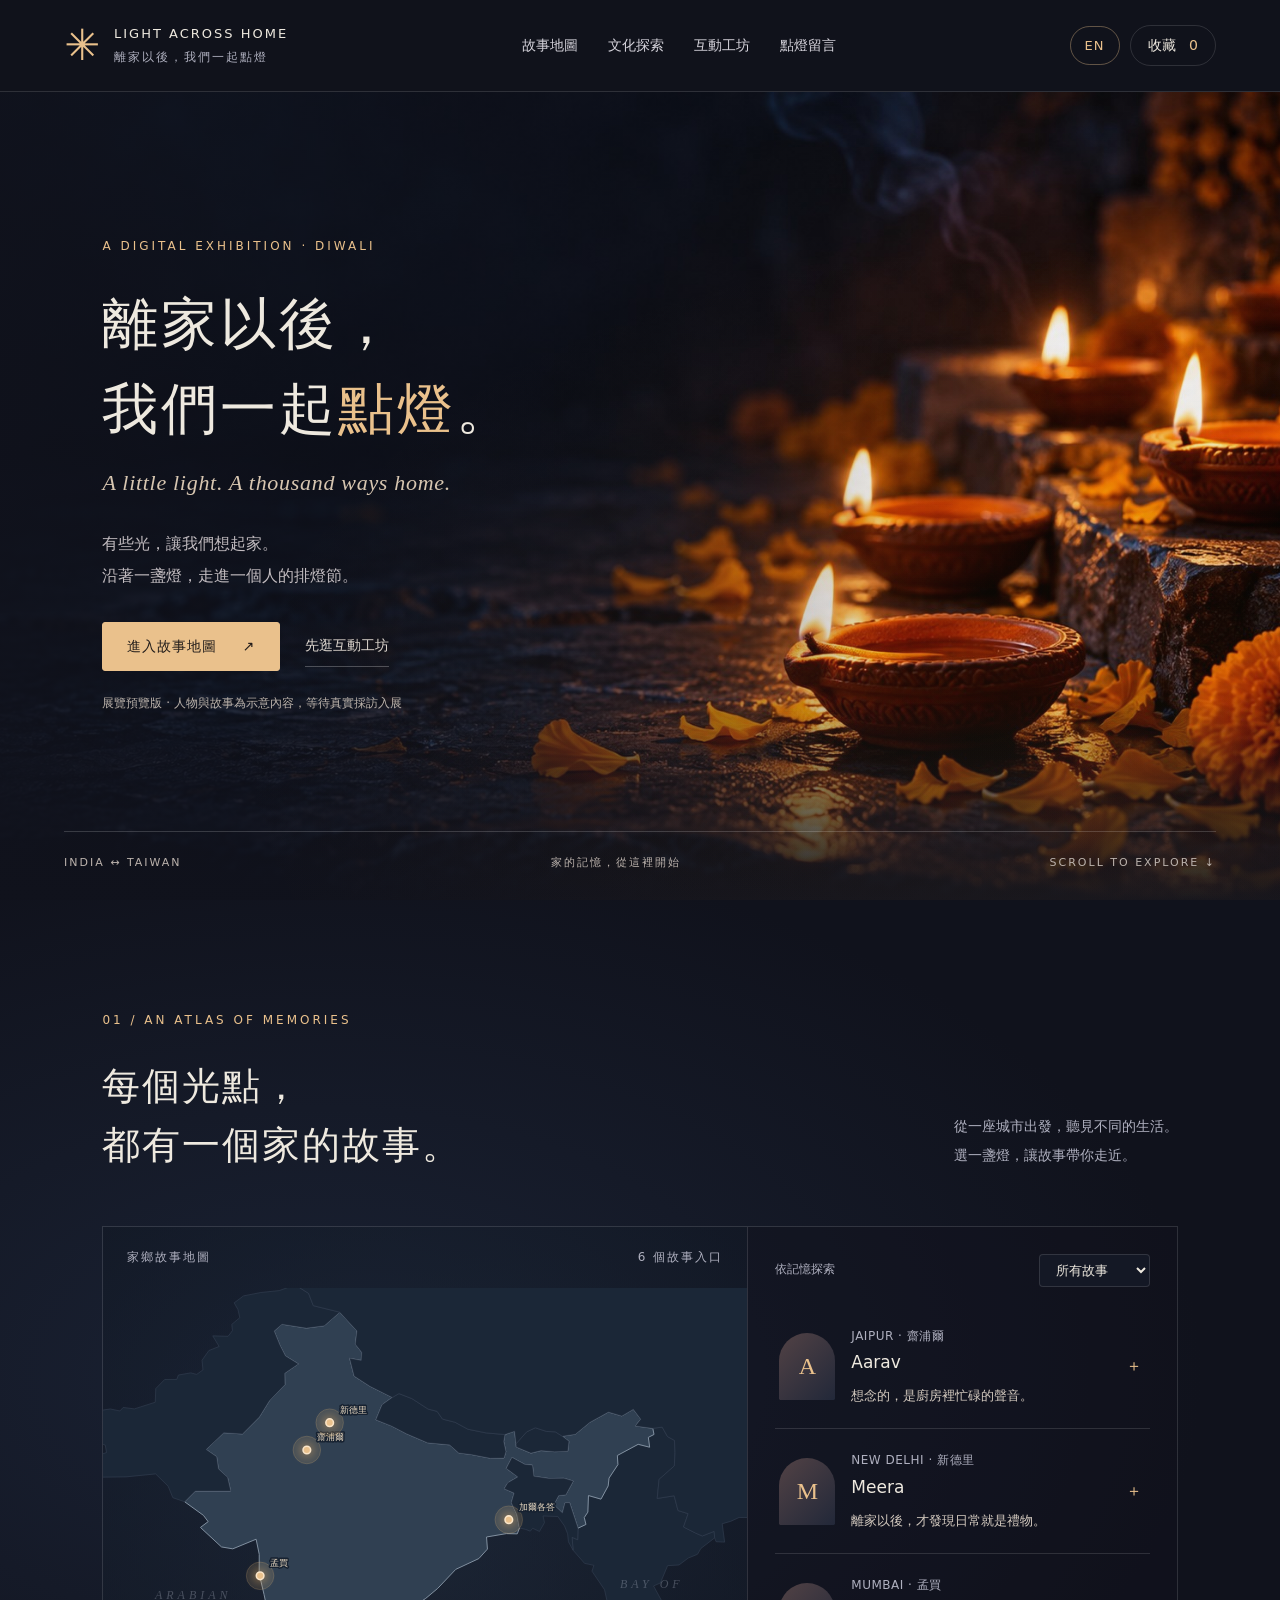
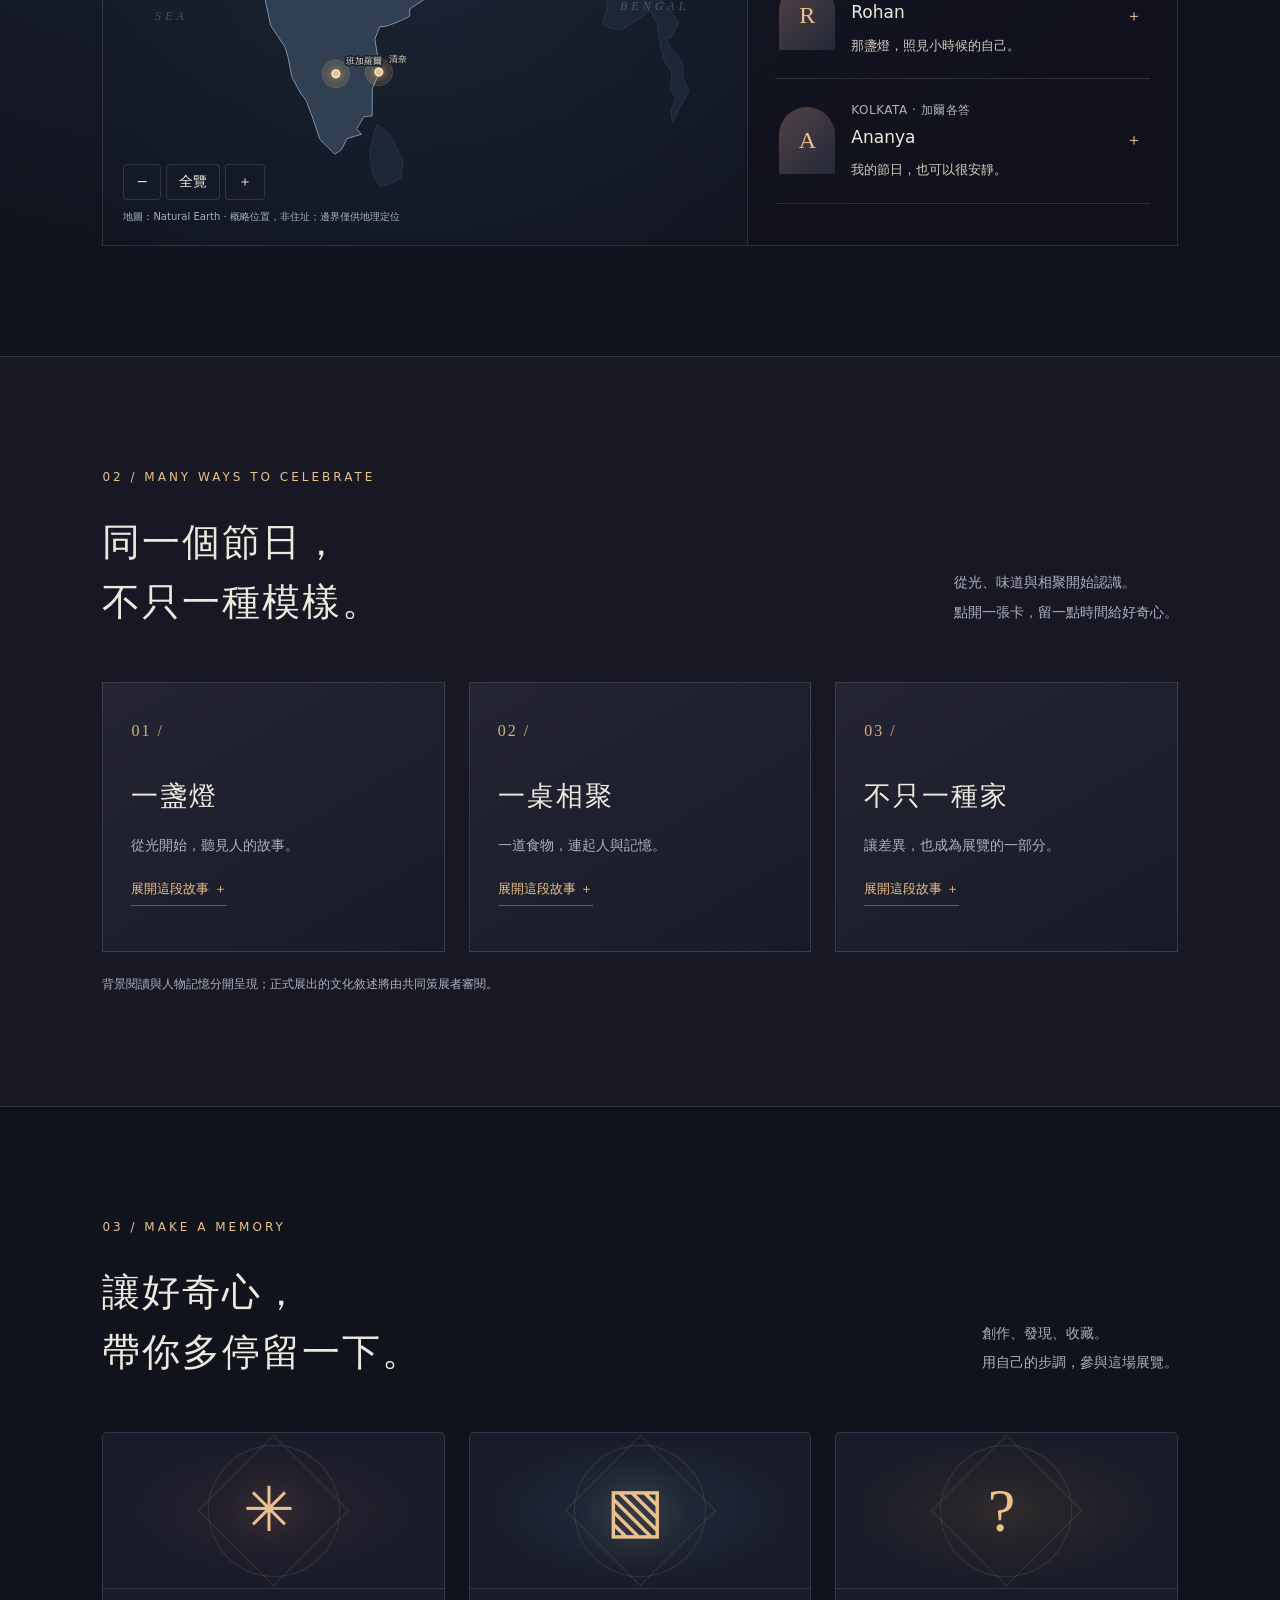
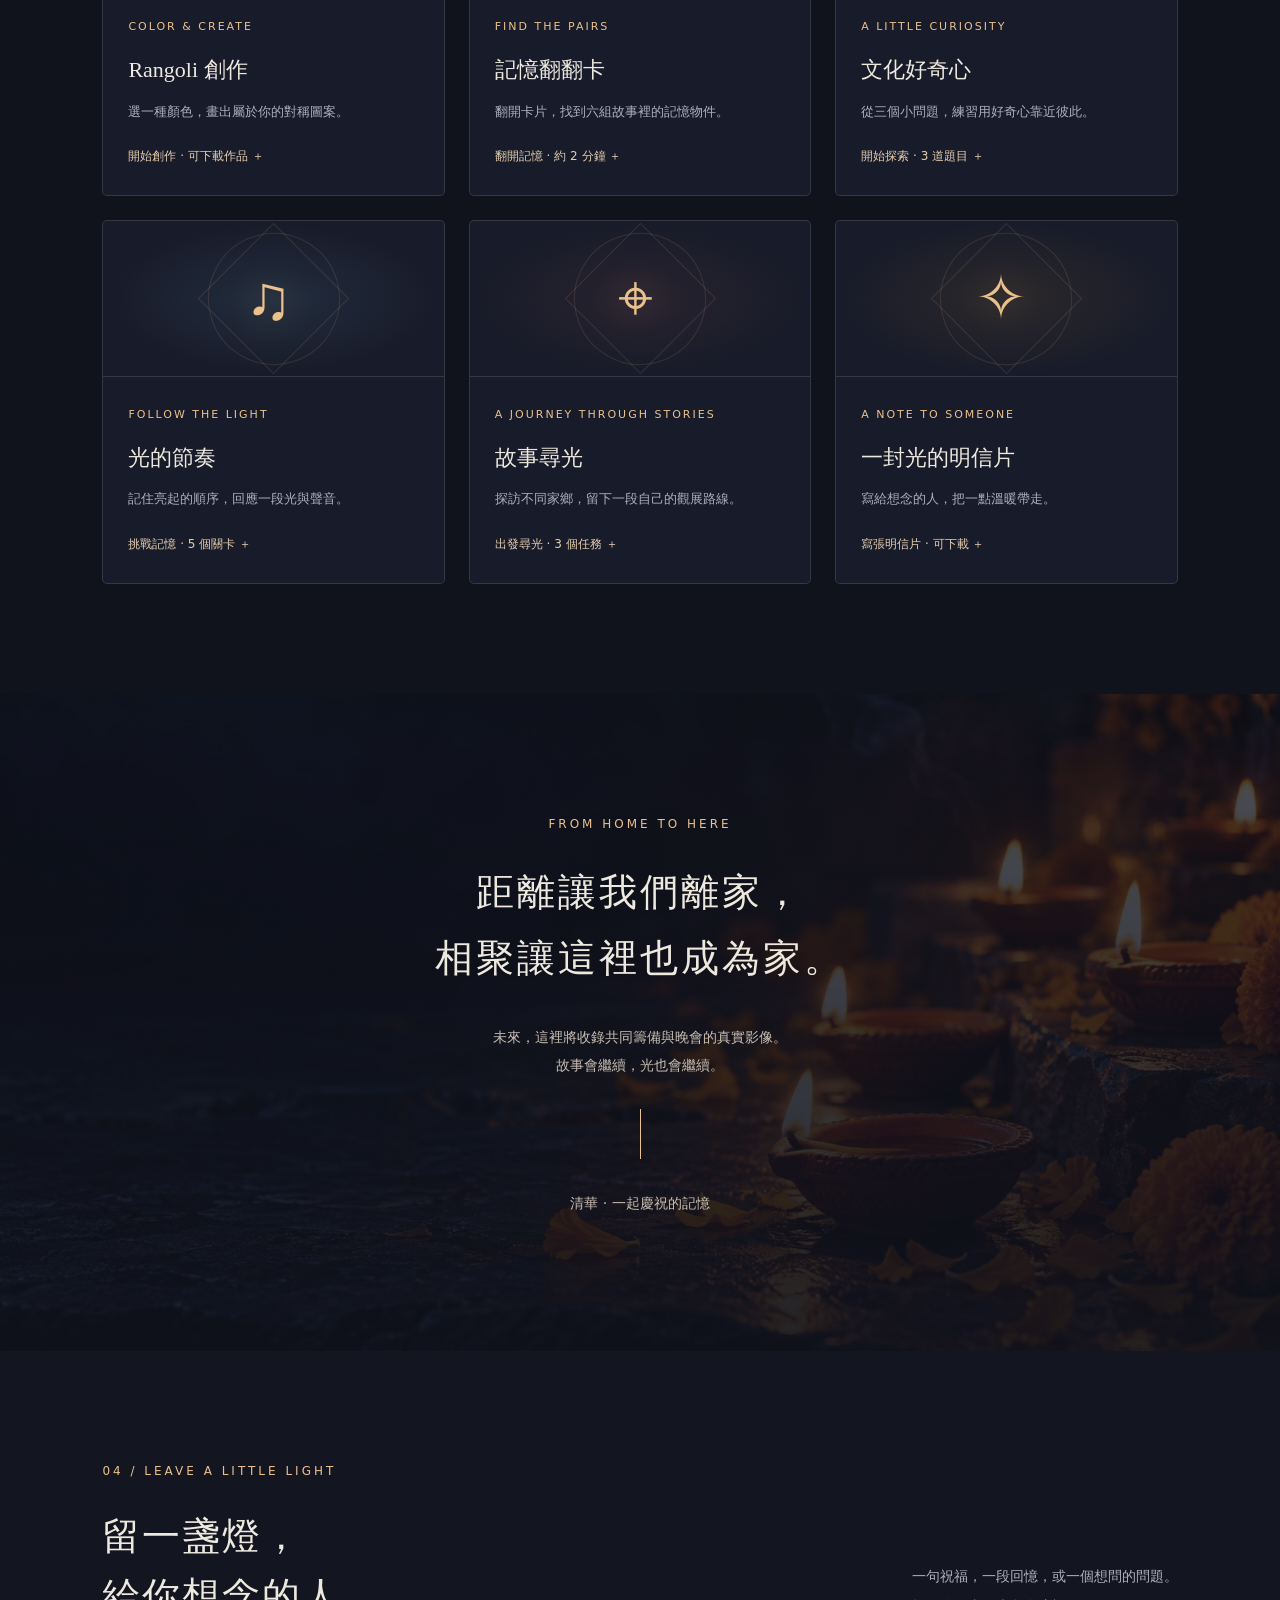
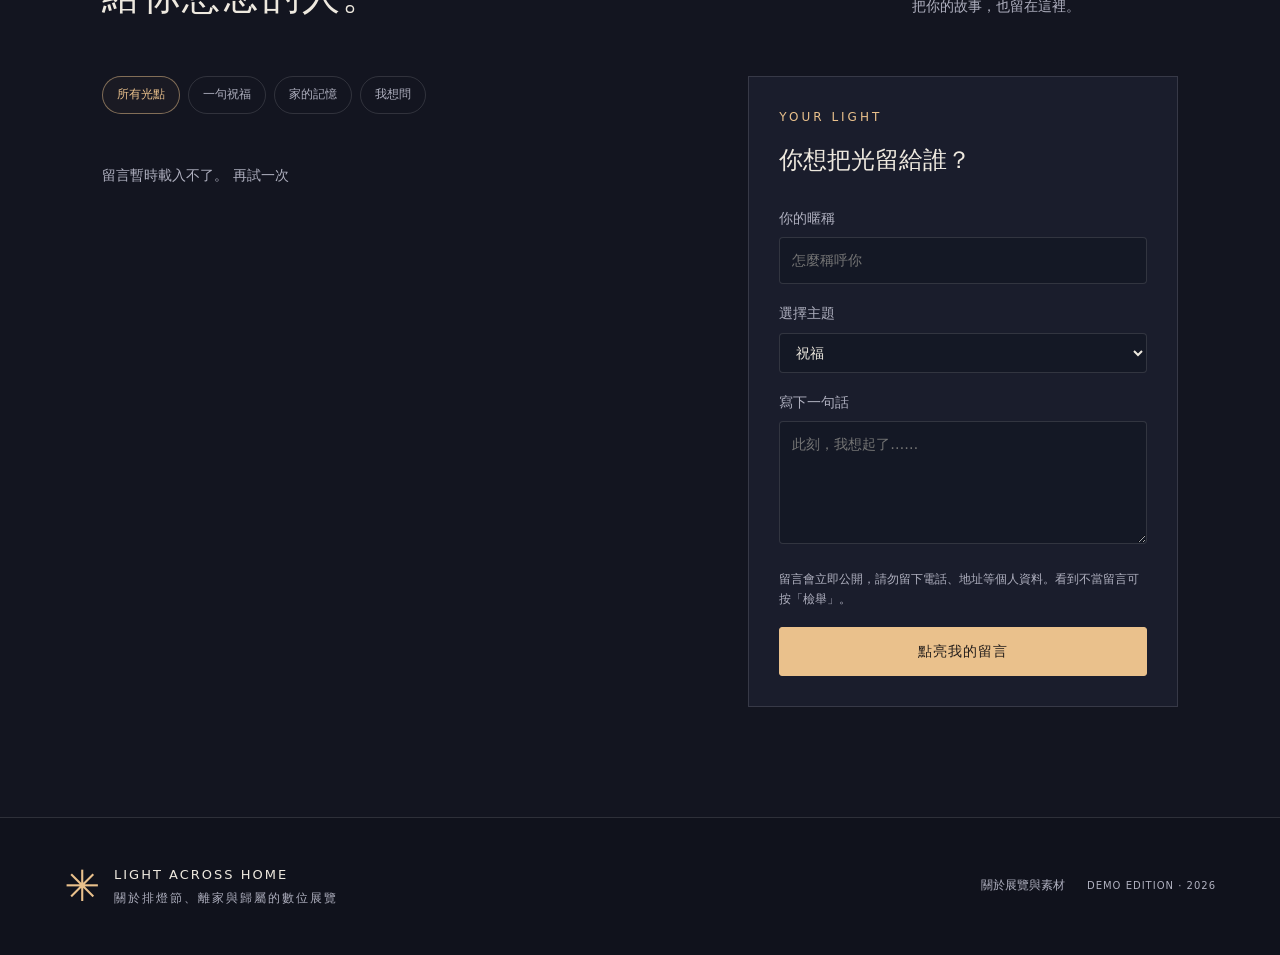
<file: index.html>
<!doctype html>
<html lang="zh-Hant">
<head>
  <meta charset="utf-8">
  <meta name="viewport" content="width=device-width,initial-scale=1">
  <!-- 安全政策：只允許本站的程式、Supabase 連線與 YouTube 嵌入影片 -->
  <meta http-equiv="Content-Security-Policy" content="default-src 'self'; script-src 'self'; style-src 'self' 'unsafe-inline' https://fonts.googleapis.com; font-src https://fonts.gstatic.com; img-src 'self' data: https:; media-src 'self' https:; frame-src https://www.youtube-nocookie.com; connect-src 'self' https://*.supabase.co; object-src 'none'; base-uri 'self'; form-action 'self'">
  <meta name="referrer" content="strict-origin-when-cross-origin">
  <title>離家以後，我們一起點燈｜Light Across Home</title>
  <meta name="description" content="從印度家鄉的記憶，走向臺灣的相聚。一場關於排燈節、離家與歸屬的互動數位展覽。">
  <meta name="theme-color" content="#10121c">
  <link rel="icon" href="assets/favicon.svg" type="image/svg+xml">
  <link rel="stylesheet" href="css/styles.css">
</head>
<body>
  <!-- 文字標記：data-i18n / data-i18n-html / data-i18n-attr 對應 js/i18n/strings.js 的 key -->
  <a class="skip" href="#main" data-i18n="skip">跳至展覽內容</a>

  <header class="site-header">
    <a class="brand" href="#home"><span class="brand-mark">✳</span><span>LIGHT ACROSS HOME<small data-i18n="brand.tagline">離家以後，我們一起點燈</small></span></a>
    <nav aria-label="主要導覽" data-i18n-attr="aria-label:nav.aria"><a href="#map" data-i18n="nav.map">故事地圖</a><a href="#culture" data-i18n="nav.culture">文化探索</a><a href="#play" data-i18n="nav.play">互動工坊</a><a href="#wall" data-i18n="nav.wall">點燈留言</a></nav>
    <div class="header-actions">
      <button id="lang-button" class="lang-button" type="button" lang="en" aria-label="Switch to English">EN</button>
      <button id="collection-button" class="collection-button" aria-label="開啟我的收藏" data-i18n-attr="aria-label:collection.aria"><span data-i18n="collection.label">收藏</span> <span id="collection-count">0</span></button>
    </div>
  </header>

  <main id="main">
    <!-- 首頁 -->
    <section id="home" class="hero">
      <div class="hero-image" role="img" aria-label="夜色中燃起的陶製油燈；AI 生成的展覽氛圍影像" data-i18n-attr="aria-label:hero.imageAlt"></div>
      <div class="hero-copy">
        <p class="eyebrow">A DIGITAL EXHIBITION · DIWALI</p>
        <h1 data-i18n-html="hero.title">離家以後，<br>我們一起<span>點燈</span>。</h1>
        <p class="hero-english">A little light. A thousand ways home.</p>
        <p class="hero-intro">有些光，讓我們想起家。<br>沿著一盞燈，走進一個人的排燈節。</p>
        <div class="hero-actions"><a class="button gold" href="#map"><span data-i18n="hero.enterMap">進入故事地圖</span> <span>↗</span></a><a class="quiet-link" href="#play" data-i18n="hero.browsePlay">先逛互動工坊</a></div>
        <p class="demo-note" data-i18n="hero.demoNote">展覽預覽版 · 人物與故事為示意內容，等待真實採訪入展</p>
      </div>
      <div class="hero-bottom"><span>INDIA ↔ TAIWAN</span><span data-i18n="hero.bottom">家的記憶，從這裡開始</span><a href="#map">SCROLL TO EXPLORE ↓</a></div>
    </section>

    <!-- 01 故事地圖（js/app/map.js、js/app/stories.js） -->
    <section id="map" class="section map-section">
      <div class="section-heading"><div><p class="eyebrow">01 / AN ATLAS OF MEMORIES</p><h2 data-i18n-html="map.title">每個光點，<br>都有一個家的故事。</h2></div><p data-i18n-html="map.lead">從一座城市出發，聽見不同的生活。<br>選一盞燈，讓故事帶你走近。</p></div>
      <div class="map-layout">
        <div class="map-panel">
          <div class="map-topline"><span data-i18n="map.panelTitle">家鄉故事地圖</span><span id="map-count"></span></div>
          <div id="map-canvas" class="map-canvas">
            <svg id="india-map" viewBox="0 0 720 680" role="group" aria-label="印度家鄉互動地圖" data-i18n-attr="aria-label:map.aria"><g id="map-geography"></g><g id="map-markers"></g></svg>
            <span class="ocean ocean-west">ARABIAN<br>SEA</span><span class="ocean ocean-east">BAY OF<br>BENGAL</span>
          </div>
          <div class="map-controls"><button id="map-out" aria-label="縮小地圖" data-i18n-attr="aria-label:map.zoomOut">−</button><button id="map-reset" data-i18n="map.reset">全覽</button><button id="map-in" aria-label="放大地圖" data-i18n-attr="aria-label:map.zoomIn">＋</button></div>
          <p class="map-credit" data-i18n="map.credit">地圖：Natural Earth · 概略位置，非住址；邊界僅供地理定位</p>
        </div>
        <aside class="map-stories">
          <div class="map-filter"><label for="theme-filter" data-i18n="map.filterLabel">依記憶探索</label><select id="theme-filter"></select></div>
          <div id="story-list"></div>
        </aside>
      </div>
    </section>

    <!-- 02 文化探索（js/app/culture.js） -->
    <section id="culture" class="section culture-section">
      <div class="section-heading"><div><p class="eyebrow">02 / MANY WAYS TO CELEBRATE</p><h2 data-i18n-html="culture.title">同一個節日，<br>不只一種模樣。</h2></div><p data-i18n-html="culture.lead">從光、味道與相聚開始認識。<br>點開一張卡，留一點時間給好奇心。</p></div>
      <div id="culture-grid" class="culture-grid"></div>
      <p class="section-footnote" data-i18n="culture.footnote">背景閱讀與人物記憶分開呈現；正式展出的文化敘述將由共同策展者審閱。</p>
    </section>

    <!-- 03 互動工坊（js/games/，新增遊戲請看 js/games/README.md） -->
    <section id="play" class="section play-section">
      <div class="section-heading"><div><p class="eyebrow">03 / MAKE A MEMORY</p><h2 data-i18n-html="play.title">讓好奇心，<br>帶你多停留一下。</h2></div><p data-i18n-html="play.lead">創作、發現、收藏。<br>用自己的步調，參與這場展覽。</p></div>
      <div id="game-grid" class="game-grid"></div>
    </section>

    <section class="interlude">
      <p class="eyebrow">FROM HOME TO HERE</p>
      <h2 data-i18n-html="interlude.title">距離讓我們離家，<br>相聚讓這裡也成為家。</h2>
      <p class="interlude-text">未來，這裡將收錄共同籌備與晚會的真實影像。<br>故事會繼續，光也會繼續。</p>
      <span class="interlude-line"></span>
      <p class="small" data-i18n="interlude.small">清華 · 一起慶祝的記憶</p>
    </section>

    <!-- 04 點燈留言（js/app/wall.js，資料存在 Supabase） -->
    <section id="wall" class="section wall-section">
      <div class="section-heading"><div><p class="eyebrow">04 / LEAVE A LITTLE LIGHT</p><h2 data-i18n-html="wall.title">留一盞燈，<br>給你想念的人。</h2></div><p data-i18n-html="wall.lead">一句祝福，一段回憶，或一個想問的問題。<br>把你的故事，也留在這裡。</p></div>
      <div class="wall-layout">
        <div>
          <div class="wall-tabs" role="group" aria-label="留言主題" data-i18n-attr="aria-label:wall.tabsAria"><button class="active" data-wall="all" data-i18n="wall.tabAll">所有光點</button><button data-wall="祝福" data-i18n="wall.tab.祝福">一句祝福</button><button data-wall="家的記憶" data-i18n="wall.tab.家的記憶">家的記憶</button><button data-wall="提問" data-i18n="wall.tab.提問">我想問</button></div>
          <div id="messages" class="messages" aria-live="polite"></div>
        </div>
        <form id="message-form" class="message-form">
          <p class="eyebrow">YOUR LIGHT</p>
          <h3 data-i18n="wall.formTitle">你想把光留給誰？</h3>
          <label><span data-i18n="wall.nameLabel">你的暱稱</span><input name="name" maxlength="24" required placeholder="怎麼稱呼你" data-i18n-attr="placeholder:wall.namePlaceholder"></label>
          <label><span data-i18n="wall.topicLabel">選擇主題</span><select name="topic"><option value="祝福" data-i18n="topic.祝福">祝福</option><option value="家的記憶" data-i18n="topic.家的記憶">家的記憶</option><option value="提問" data-i18n="topic.提問">提問</option></select></label>
          <label><span data-i18n="wall.messageLabel">寫下一句話</span><textarea name="message" maxlength="300" rows="4" required placeholder="此刻，我想起了……" data-i18n-attr="placeholder:wall.messagePlaceholder"></textarea></label>
          <label class="hp-field" aria-hidden="true">website<input name="website" tabindex="-1" autocomplete="off"></label>
          <p class="storage-note" data-i18n="board.note">留言會立即公開，請勿留下電話、地址等個人資料。看到不當留言可按「檢舉」。</p>
          <button class="button gold" type="submit" data-i18n="wall.submit">點亮我的留言</button>
        </form>
      </div>
    </section>
  </main>

  <footer>
    <a class="brand" href="#home"><span class="brand-mark">✳</span><span>LIGHT ACROSS HOME<small data-i18n="footer.tagline">關於排燈節、離家與歸屬的數位展覽</small></span></a>
    <div><button class="text-button" id="about-button" data-i18n="footer.about">關於展覽與素材</button><span>DEMO EDITION · 2026</span></div>
  </footer>

  <dialog id="story-dialog" class="story-dialog"><button class="dialog-close" aria-label="關閉人物故事" data-i18n-attr="aria-label:dialog.closeStory">×</button><div id="story-content"></div></dialog>
  <dialog id="activity-dialog" class="activity-dialog"><button class="dialog-close" aria-label="關閉互動視窗" data-i18n-attr="aria-label:dialog.closeActivity">×</button><div id="activity-content"></div></dialog>
  <div id="toast" role="status" aria-live="polite"></div>

  <script type="module" src="js/app/main.js"></script>
</body>
</html>
</file>
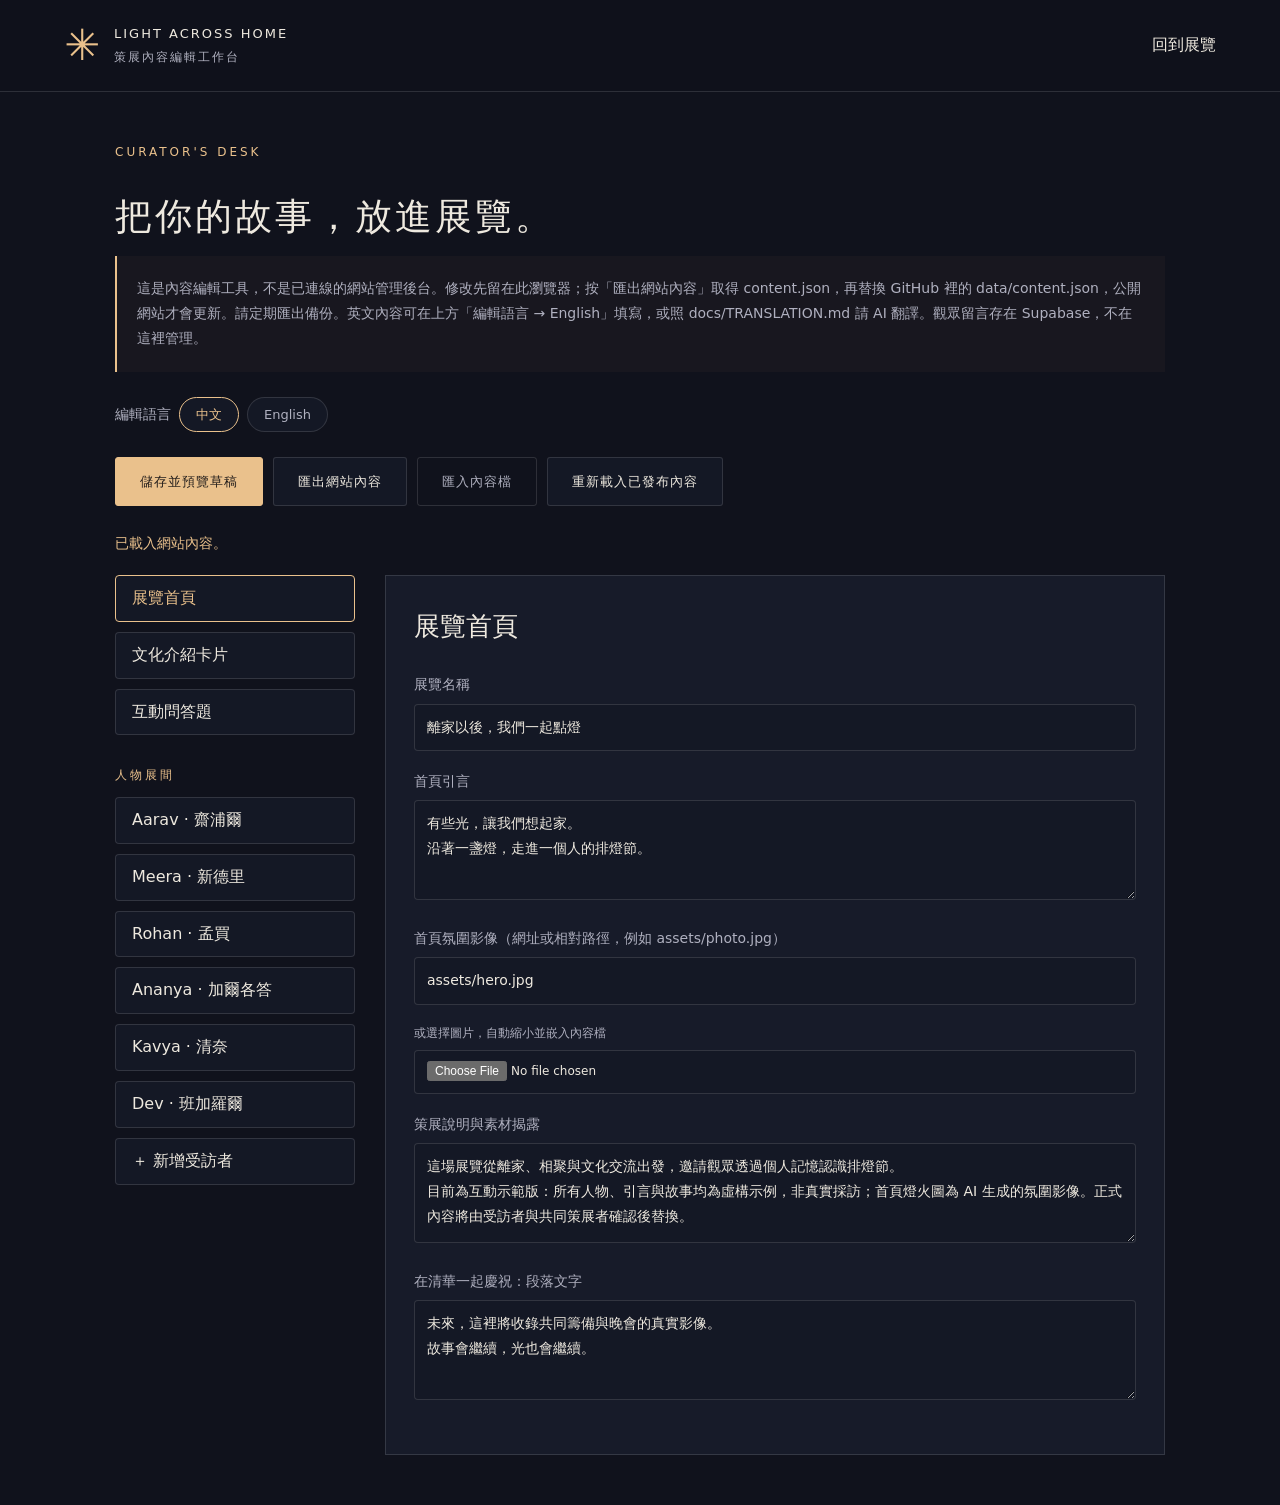
<file: curator-nf8dvgy41x/index.html>
<!doctype html>
<html lang="zh-Hant">
<head>
  <meta charset="utf-8">
  <meta name="viewport" content="width=device-width,initial-scale=1">
  <meta http-equiv="Content-Security-Policy" content="default-src 'self'; script-src 'self'; style-src 'self' 'unsafe-inline' https://fonts.googleapis.com; font-src https://fonts.gstatic.com; img-src 'self' data: https:; connect-src 'self'; object-src 'none'; base-uri 'self'; form-action 'self'">
  <meta name="robots" content="noindex, nofollow">
  <meta name="referrer" content="no-referrer">
  <title>策展內容編輯｜Light Across Home</title>
  <link rel="icon" href="../assets/favicon.svg" type="image/svg+xml">
  <link rel="stylesheet" href="../css/styles.css">
</head>
<body>
  <!-- 策展編輯頁：刻意放在不易猜到的資料夾，首頁沒有連結。只會改動自己瀏覽器裡的草稿與匯出的檔案。 -->
  <header class="site-header">
    <a class="brand" href="../index.html"><span class="brand-mark">✳</span><span>LIGHT ACROSS HOME<small>策展內容編輯工作台</small></span></a>
    <a href="../index.html">回到展覽</a>
  </header>
  <main class="editor-shell">
    <p class="eyebrow">CURATOR'S DESK</p>
    <h1>把你的故事，放進展覽。</h1>
    <div class="editor-note">這是內容編輯工具，不是已連線的網站管理後台。修改先留在此瀏覽器；按「匯出網站內容」取得 content.json，再替換 GitHub 裡的 data/content.json，公開網站才會更新。請定期匯出備份。英文內容可在上方「編輯語言 → English」填寫，或照 docs/TRANSLATION.md 請 AI 翻譯。觀眾留言存在 Supabase，不在這裡管理。</div>
    <div class="editor-lang" role="group" aria-label="編輯語言">
      <span>編輯語言</span><button data-edit-lang="zh">中文</button><button data-edit-lang="en">English</button>
    </div>
    <div class="editor-toolbar">
      <button class="button gold" id="preview-draft">儲存並預覽草稿</button>
      <button class="button" id="export-content">匯出網站內容</button>
      <label class="button" for="import-content">匯入內容檔</label>
      <input id="import-content" type="file" accept="application/json,.json" hidden>
      <button class="button" id="reset-draft">重新載入已發布內容</button>
    </div>
    <p id="editor-status" class="editor-status" role="status">正在載入……</p>
    <div class="editor-layout"><aside class="editor-nav" id="editor-nav"></aside><section class="editor-panel" id="editor-panel"></section></div>
  </main>
  <script type="module" src="../js/editor/editor.js"></script>
</body>
</html>
</file>
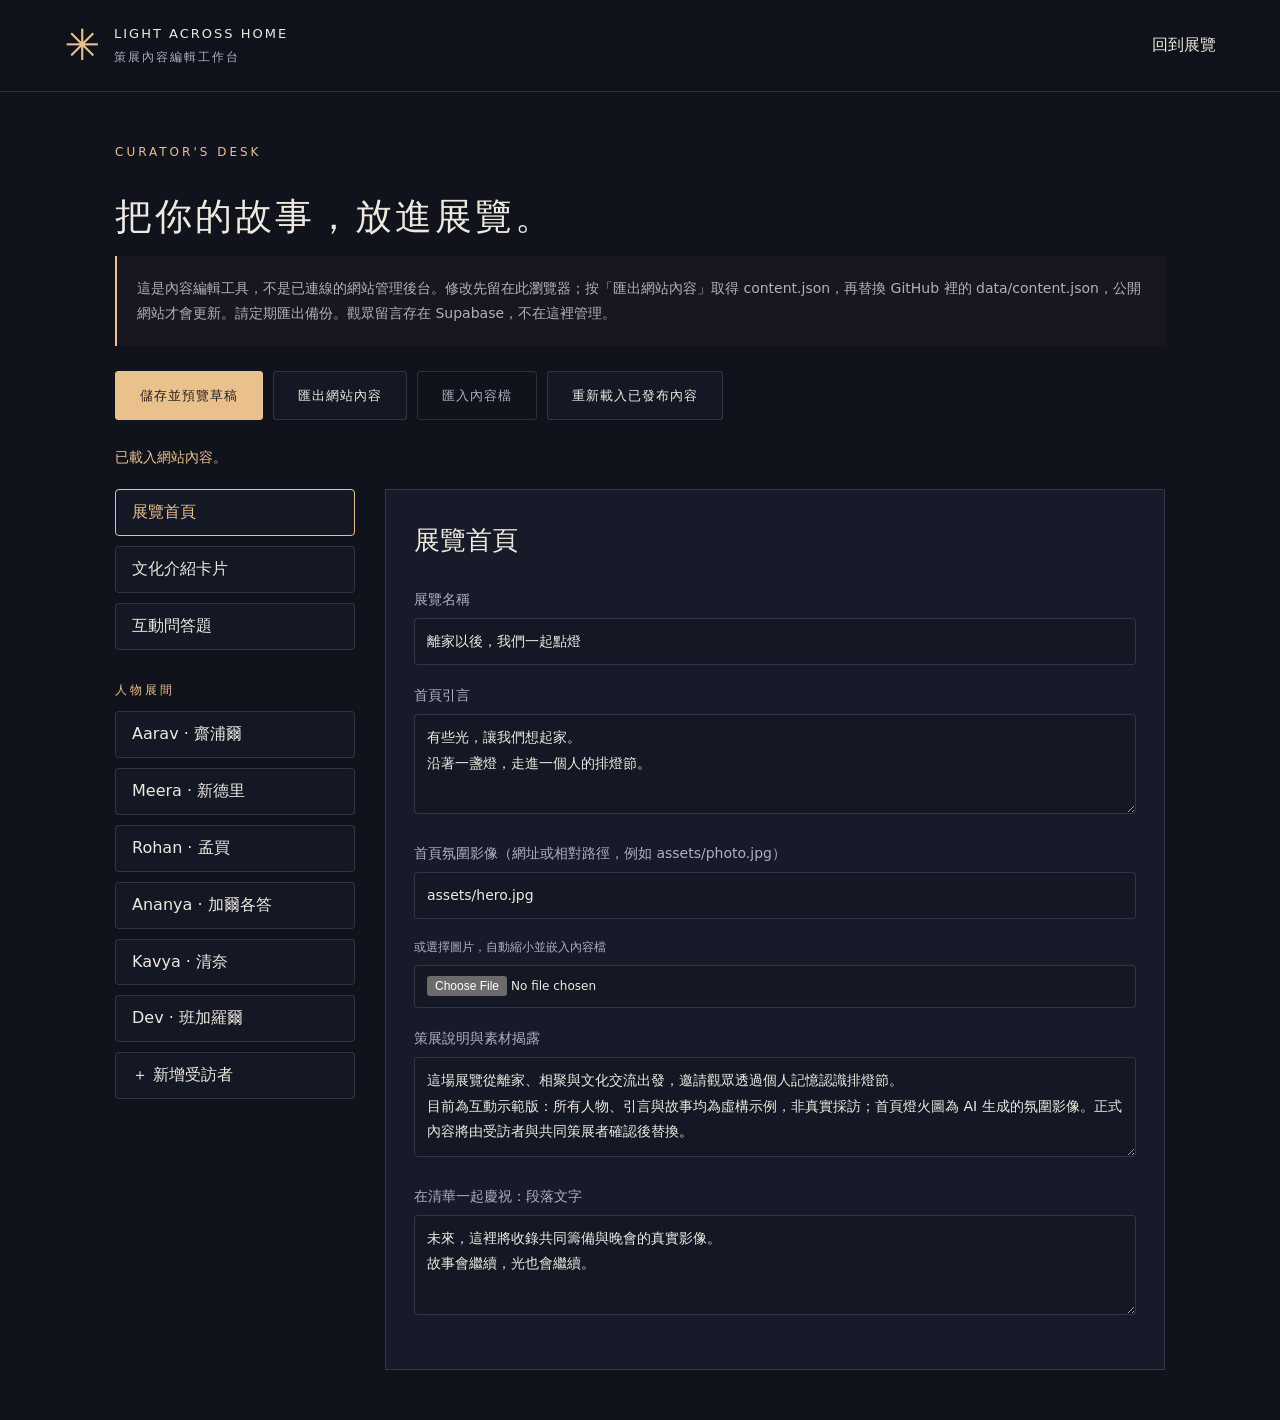
<file: editor.html>
<!doctype html>
<html lang="zh-Hant">
<head>
  <meta charset="utf-8">
  <meta name="viewport" content="width=device-width,initial-scale=1">
  <meta http-equiv="Content-Security-Policy" content="default-src 'self'; script-src 'self'; style-src 'self' 'unsafe-inline' https://fonts.googleapis.com; font-src https://fonts.gstatic.com; img-src 'self' data: https:; connect-src 'self'; object-src 'none'; base-uri 'self'; form-action 'self'">
  <meta name="robots" content="noindex">
  <title>策展內容編輯｜Light Across Home</title>
  <link rel="icon" href="assets/favicon.svg" type="image/svg+xml">
  <link rel="stylesheet" href="css/styles.css">
</head>
<body>
  <header class="site-header">
    <a class="brand" href="index.html"><span class="brand-mark">✳</span><span>LIGHT ACROSS HOME<small>策展內容編輯工作台</small></span></a>
    <a href="index.html">回到展覽</a>
  </header>
  <main class="editor-shell">
    <p class="eyebrow">CURATOR'S DESK</p>
    <h1>把你的故事，放進展覽。</h1>
    <div class="editor-note">這是內容編輯工具，不是已連線的網站管理後台。修改先留在此瀏覽器；按「匯出網站內容」取得 content.json，再替換 GitHub 裡的 data/content.json，公開網站才會更新。請定期匯出備份。觀眾留言存在 Supabase，不在這裡管理。</div>
    <div class="editor-toolbar">
      <button class="button gold" id="preview-draft">儲存並預覽草稿</button>
      <button class="button" id="export-content">匯出網站內容</button>
      <label class="button" for="import-content">匯入內容檔</label>
      <input id="import-content" type="file" accept="application/json,.json" hidden>
      <button class="button" id="reset-draft">重新載入已發布內容</button>
    </div>
    <p id="editor-status" class="editor-status" role="status">正在載入……</p>
    <div class="editor-layout"><aside class="editor-nav" id="editor-nav"></aside><section class="editor-panel" id="editor-panel"></section></div>
  </main>
  <script type="module" src="js/editor/editor.js"></script>
</body>
</html>
</file>
<file: css/styles.css>
@import url("https://fonts.googleapis.com/css2?family=Noto+Sans+TC:wght@400;500;600&family=Noto+Serif+TC:wght@400;500;600&display=swap");
[hidden] {
  display: none !important;
}
:root {
  color-scheme: dark;
  --bg: #10121c;
  --surface: #171b29;
  --panel: #1c2030;
  --text: #eee9df;
  --muted: #afb0bf;
  --gold: #eac18c;
  --line: #ffffff20;
  --serif: "Noto Serif TC", Georgia, serif;
  --sans: "Noto Sans TC", system-ui, sans-serif;
}
* {
  box-sizing: border-box;
}
html {
  scroll-behavior: smooth;
  scroll-padding-top: 95px;
}
body {
  margin: 0;
  background: var(--bg);
  color: var(--text);
  font-family: var(--sans);
  font-size: 16px;
  line-height: 1.8;
}
button,
input,
textarea,
select {
  font: inherit;
}
a {
  color: inherit;
  text-decoration: none;
}
button,
a,
input,
select,
textarea {
  touch-action: manipulation;
}
button {
  cursor: pointer;
}
button {
  color: inherit;
}
button:disabled {
  cursor: default;
  opacity: 0.55;
}
button:focus-visible,
a:focus-visible,
input:focus-visible,
textarea:focus-visible,
select:focus-visible,
summary:focus-visible {
  outline: 2px solid var(--gold);
  outline-offset: 5px;
}
button,
input,
textarea,
select {
  border: 1px solid var(--line);
  border-radius: 4px;
  background: #141825;
}
input,
textarea,
select {
  padding: 10px 12px;
  color: var(--text);
  width: 100%;
}
textarea {
  resize: vertical;
}
label {
  display: block;
  font-size: 14px;
  color: var(--muted);
}
label input,
label textarea,
label select {
  margin-top: 6px;
}
button {
  padding: 8px 16px;
}
.skip {
  position: fixed;
  left: 12px;
  top: -80px;
  z-index: 100;
  background: var(--gold);
  color: var(--bg);
  padding: 12px;
}
.skip:focus {
  top: 10px;
}
.site-header {
  height: 92px;
  padding: 0 5%;
  display: flex;
  align-items: center;
  justify-content: space-between;
  gap: 24px;
  border-bottom: 1px solid var(--line);
  background: #10121cf5;
  position: relative;
  z-index: 5;
}
.brand {
  display: flex;
  align-items: center;
  gap: 12px;
  font-size: 13px;
  letter-spacing: 2px;
  font-weight: 500;
}
.brand small {
  display: block;
  font-size: 12px;
  letter-spacing: 2px;
  font-weight: 400;
  color: var(--muted);
  margin-top: 2px;
}
.brand-mark {
  font-size: 43px;
  color: var(--gold);
  line-height: 1;
}
.site-header nav {
  display: flex;
  gap: 30px;
  font-size: 14px;
  color: #d6d4dc;
}
.site-header nav a:hover {
  color: var(--gold);
}
.collection-button {
  background: none;
  font-size: 14px;
  border-radius: 30px;
  padding: 7px 17px;
  white-space: nowrap;
}
.collection-button #collection-count {
  color: var(--gold);
  margin-left: 9px;
}
/* 右上角：語言切換 + 收藏 */
.header-actions {
  display: flex;
  align-items: center;
  gap: 10px;
}
.lang-button {
  background: none;
  font-size: 13px;
  letter-spacing: 0.08em;
  border-radius: 30px;
  padding: 7px 14px;
  color: var(--gold);
  border-color: #eac18c60;
  white-space: nowrap;
}
.lang-button:hover {
  background: #eac18c12;
}
.hero {
  min-height: 700px;
  height: calc(100svh - 92px);
  max-height: 940px;
  position: relative;
  isolation: isolate;
  padding: 75px 8% 105px;
  display: flex;
  align-items: center;
  overflow: hidden;
}
.hero-image {
  position: absolute;
  inset: 0;
  background:
    linear-gradient(90deg, #10121cf0 0%, #10121ca6 37%, #10121c10 70%),
    linear-gradient(0deg, #10121c 0%, transparent 25%),
    url("../assets/hero.jpg") center/cover;
  z-index: -2;
}
.hero:after {
  content: "";
  position: absolute;
  inset: 0;
  background: radial-gradient(ellipse at 80% 80%, #cc812b12, transparent 55%);
  z-index: -1;
}
.eyebrow {
  font-size: 12px;
  font-weight: 500;
  letter-spacing: 3px;
  color: var(--gold);
  margin: 0 0 25px;
}
h1,
h2,
h3,
p {
  margin-top: 0;
}
h1,
h2,
h3 {
  font-family: var(--serif);
  font-weight: 500;
}
h1 {
  font-size: clamp(42px, 4.4vw, 72px);
  line-height: 1.5;
  letter-spacing: 3px;
  margin-bottom: 12px;
}
h1 span {
  color: var(--gold);
}
.hero-english {
  font-family: Georgia, serif;
  font-style: italic;
  font-size: 22px;
  color: #d7c6b1;
  letter-spacing: 0.7px;
  margin-bottom: 25px;
}
.hero-intro {
  font-size: 16px;
  color: #c2bcc0;
  line-height: 2;
}
.hero-actions {
  display: flex;
  gap: 25px;
  align-items: center;
  margin: 30px 0 22px;
}
.button {
  display: inline-flex;
  justify-content: center;
  align-items: center;
  gap: 25px;
  min-height: 49px;
  padding: 11px 24px;
  border: 1px solid var(--line);
  border-radius: 3px;
  font-size: 14px;
  letter-spacing: 1px;
  transition:
    background 0.2s,
    transform 0.2s;
}
.button:hover {
  transform: translateY(-2px);
}
.gold {
  background: var(--gold);
  color: #211c1a;
  border-color: var(--gold);
}
.gold:hover {
  background: #f7d8ad;
}
.quiet-link {
  font-size: 14px;
  border-bottom: 1px solid #ffffff40;
  padding: 8px 0;
  color: #ddd6ce;
}
.demo-note {
  font-size: 12px;
  color: #bdb4ac;
  max-width: 450px;
}
.hero-bottom {
  position: absolute;
  bottom: 27px;
  left: 5%;
  right: 5%;
  display: flex;
  justify-content: space-between;
  border-top: 1px solid #ffffff2b;
  padding-top: 21px;
  font-size: 11px;
  letter-spacing: 2px;
  color: #bbb2ac;
}
.section {
  padding: 110px 8%;
  scroll-margin-top: 0;
}
.section-heading {
  display: flex;
  justify-content: space-between;
  align-items: end;
  gap: 30px;
  margin-bottom: 50px;
}
.section-heading h2 {
  font-size: clamp(32px, 3vw, 46px);
  line-height: 1.55;
  letter-spacing: 2px;
  margin: 0;
}
.section-heading > p {
  font-size: 14px;
  color: var(--muted);
  line-height: 2.1;
  margin-bottom: 5px;
}
.map-section {
  background: radial-gradient(ellipse at 25% 45%, #1a2234 0, transparent 65%);
}
.map-layout {
  display: grid;
  grid-template-columns: 1.5fr 1fr;
  border: 1px solid var(--line);
  min-height: 620px;
}
.map-panel {
  position: relative;
  overflow: hidden;
  background: radial-gradient(ellipse, #202d3d75, #10172380);
}
.map-topline {
  padding: 20px 24px;
  display: flex;
  justify-content: space-between;
  font-size: 12px;
  letter-spacing: 2px;
  color: var(--muted);
}
.map-canvas {
  height: 520px;
  position: relative;
}
.map-canvas svg {
  height: 100%;
  width: 100%;
  overflow: hidden;
}
.map-canvas path {
  vector-effect: non-scaling-stroke;
}
.map-marker {
  cursor: pointer;
}
.map-marker .pulse {
  fill: #e9bd7922;
  stroke: #e9bd7940;
  stroke-width: 1;
}
.map-marker .core {
  fill: #eac18c;
  stroke: #fbe6c9;
  stroke-width: 2;
  filter: drop-shadow(0 0 7px #e7af63);
}
.map-marker text {
  fill: #e6d7c0;
  font-size: 12px;
  font-family: var(--sans);
  paint-order: stroke;
  stroke: #162130;
  stroke-width: 4px;
  stroke-linejoin: round;
}
.map-marker:hover .core,
.map-marker:focus .core {
  fill: white;
  r: 9;
}
.map-marker.active .pulse {
  fill: #e9bd7940;
}
.map-marker:focus {
  outline: none;
}
.ocean {
  position: absolute;
  pointer-events: none;
  font-family: Georgia, serif;
  font-style: italic;
  font-size: 12px;
  line-height: 1.8;
  letter-spacing: 4px;
  color: #b9c0cf50;
}
.ocean-west {
  left: 8%;
  top: 57%;
}
.ocean-east {
  right: 9%;
  top: 55%;
}
.map-controls {
  position: absolute;
  left: 20px;
  bottom: 45px;
  display: flex;
  gap: 5px;
}
.map-controls button {
  background: #141a28d9;
  font-size: 14px;
  padding: 4px 12px;
}
.map-credit {
  font-size: 10px;
  color: #a6b2c0;
  padding: 0 20px;
  margin: 0 0 14px;
}
.map-stories {
  padding: 27px;
  border-left: 1px solid var(--line);
  background: #10121c70;
}
.map-filter {
  display: flex;
  align-items: center;
  gap: 20px;
  justify-content: space-between;
  margin-bottom: 18px;
}
.map-filter label {
  white-space: nowrap;
  font-size: 12px;
}
.map-filter select {
  width: auto;
  font-size: 13px;
  padding: 7px 12px;
}
#story-list {
  max-height: 507px;
  overflow: auto;
  scrollbar-width: thin;
  scrollbar-color: #4d4550 transparent;
}
.story-card {
  width: 100%;
  text-align: left;
  display: grid;
  grid-template-columns: 56px 1fr 20px;
  gap: 16px;
  padding: 21px 4px;
  background: transparent;
  border: 0;
  border-bottom: 1px solid var(--line);
  border-radius: 0;
  align-items: center;
}
.story-card:hover,
.story-card.active {
  background: #eac18c08;
}
.portrait-letter {
  display: flex;
  align-items: center;
  justify-content: center;
  width: 56px;
  height: 67px;
  background: linear-gradient(135deg, #524245, #222839);
  font-family: var(--serif);
  font-size: 24px;
  color: #eac18c;
  border-radius: 40px 40px 2px 2px;
  overflow: hidden;
}
.portrait-letter img {
  width: 100%;
  height: 100%;
  object-fit: cover;
}
.story-card strong {
  font-weight: 400;
  font-size: 17px;
}
.story-card small {
  display: block;
  color: var(--muted);
  font-size: 12px;
  letter-spacing: 0.5px;
}
.story-card p {
  margin: 6px 0 0;
  font-size: 13px;
  color: #d5cbc0;
}
.story-card .card-open {
  color: var(--gold);
}
.culture-section {
  background: #171823;
  border-top: 1px solid var(--line);
  border-bottom: 1px solid var(--line);
}
.culture-grid {
  display: grid;
  grid-template-columns: repeat(3, 1fr);
  gap: 24px;
}
.culture-card {
  padding: 34px 28px;
  border: 1px solid var(--line);
  min-height: 270px;
  background: linear-gradient(150deg, #242433, #181b27);
  position: relative;
}
.culture-card .number {
  font-family: Georgia, serif;
  color: #d5af82;
  font-size: 16px;
  letter-spacing: 2px;
}
.culture-card h3 {
  font-size: 27px;
  letter-spacing: 2px;
  margin: 26px 0 12px;
}
.culture-card p {
  font-size: 14px;
  color: var(--muted);
}
.culture-card button {
  border: 0;
  border-bottom: 1px solid #d1ab7d70;
  border-radius: 0;
  background: none;
  padding: 5px 0;
  font-size: 13px;
  color: var(--gold);
}
.section-footnote {
  font-size: 12px;
  color: var(--muted);
  margin: 22px 0 0;
}
.game-grid {
  display: grid;
  grid-template-columns: repeat(3, 1fr);
  gap: 24px;
}
.game-card {
  padding: 0;
  text-align: left;
  overflow: hidden;
  border: 1px solid var(--line);
  background: #181b29;
  border-radius: 5px;
  transition:
    transform 0.2s,
    border-color 0.2s;
}
.game-card:hover {
  transform: translateY(-5px);
  border-color: #eac18c70;
}
.game-art {
  height: 155px;
  display: flex;
  align-items: center;
  justify-content: center;
  position: relative;
  overflow: hidden;
  background: radial-gradient(ellipse, #5c3b4340, transparent 70%);
}
.game-art span {
  font-family: Georgia, serif;
  font-size: 62px;
  letter-spacing: 10px;
  color: var(--gold);
  text-shadow: 0 0 40px #f8c17b55;
}
.game-art:before {
  content: "";
  width: 130px;
  height: 130px;
  position: absolute;
  border: 1px solid #eac18c20;
  border-radius: 50%;
  transform: rotate(30deg);
}
.game-art:after {
  content: "";
  width: 105px;
  height: 105px;
  position: absolute;
  border: 1px solid #eac18c20;
  transform: rotate(45deg);
}
.game-card:nth-child(2n) .game-art {
  background: radial-gradient(ellipse, #36526855, transparent 70%);
}
.game-card:nth-child(3n) .game-art {
  background: radial-gradient(ellipse, #68523240, transparent 70%);
}
.game-copy {
  padding: 22px 25px 25px;
  border-top: 1px solid var(--line);
}
.game-copy .game-meta {
  font-size: 11px;
  letter-spacing: 2px;
  color: var(--gold);
}
.game-copy h3 {
  font-size: 22px;
  margin: 10px 0;
}
.game-copy p {
  font-size: 13px;
  color: var(--muted);
  margin-bottom: 18px;
}
.game-copy .game-action {
  font-size: 12px;
  color: #e5cfb0;
}
.interlude {
  text-align: center;
  padding: 120px 25px;
  background:
    linear-gradient(#10121cbb, #10121ceb),
    url("../assets/hero.jpg") center 72% / cover;
}
.interlude h2 {
  font-size: clamp(30px, 3vw, 46px);
  line-height: 1.7;
  letter-spacing: 3px;
}
.interlude p:not(.eyebrow) {
  font-size: 14px;
  color: #c7bdb3;
  line-height: 2;
}
.interlude-line {
  height: 50px;
  width: 1px;
  background: var(--gold);
  display: block;
  margin: 30px auto;
}
.interlude .small {
  font-size: 12px;
}
.wall-section {
  background: #131520;
}
.wall-layout {
  display: grid;
  grid-template-columns: 1.4fr 1fr;
  gap: 45px;
}
.wall-tabs {
  display: flex;
  gap: 8px;
  flex-wrap: wrap;
  margin-bottom: 24px;
}
.wall-tabs button {
  font-size: 12px;
  background: none;
  border-radius: 30px;
  padding: 7px 14px;
  color: var(--muted);
}
.wall-tabs button.active {
  color: var(--gold);
  border-color: #eac18c80;
  background: #eac18c08;
}
.messages {
  display: grid;
  grid-template-columns: 1fr 1fr;
  gap: 15px;
}
.message {
  border: 1px solid var(--line);
  padding: 23px;
  background: linear-gradient(145deg, #28212b, #191c2a);
  overflow-wrap: anywhere;
}
.message .spark {
  color: var(--gold);
  font-size: 24px;
}
.message p {
  font-family: var(--serif);
  font-size: 15px;
  line-height: 1.9;
  margin: 10px 0 18px;
}
.message small {
  font-size: 11px;
  color: var(--muted);
}
.message button {
  font-size: 11px;
  padding: 2px 8px;
  background: none;
  float: right;
}
.message-form {
  padding: 30px;
  background: #1a1d2c;
  border: 1px solid var(--line);
  align-self: start;
}
.message-form h3 {
  font-size: 24px;
  margin-bottom: 24px;
}
.message-form label {
  margin-bottom: 17px;
}
.storage-note {
  font-size: 12px;
  color: var(--muted);
  line-height: 1.7;
}
.message-form .button {
  width: 100%;
  margin-top: 5px;
}
.message-form .eyebrow {
  margin-bottom: 10px;
}
footer {
  border-top: 1px solid var(--line);
  padding: 45px 5%;
  display: flex;
  justify-content: space-between;
  align-items: center;
  gap: 30px;
}
footer > div {
  display: flex;
  gap: 22px;
  align-items: center;
  font-size: 12px;
  color: var(--muted);
}
footer > div > span {
  font-size: 10px;
  letter-spacing: 1px;
}
.text-button {
  padding: 0;
  border: 0;
  background: none;
  font-size: inherit;
  color: inherit;
}
dialog {
  color: var(--text);
  border: 1px solid #8b735655;
  background: #141723;
  border-radius: 7px;
  padding: 0;
  max-height: 90svh;
  scrollbar-width: thin;
  scrollbar-color: #5a4950 transparent;
  width: min(1000px, calc(100% - 32px));
}
dialog::backdrop {
  background: #050810d9;
  backdrop-filter: blur(8px);
}
.dialog-close {
  position: sticky;
  top: 15px;
  margin: 15px 15px -60px auto;
  display: block;
  z-index: 4;
  border-radius: 50%;
  width: 42px;
  height: 42px;
  padding: 0;
  background: #111724;
  font-size: 25px;
}
.story-head {
  padding: 60px 7% 35px;
  background: radial-gradient(ellipse at 95% 0, #77544060, transparent 70%);
}
.story-head h2 {
  font-size: 40px;
  line-height: 1.5;
  margin-bottom: 15px;
}
.story-head .eyebrow {
  margin-bottom: 17px;
}
.story-head blockquote {
  margin: 20px 0;
  font-family: var(--serif);
  font-size: 23px;
  color: var(--gold);
}
.story-head .story-meta {
  color: var(--muted);
  font-size: 14px;
}
.story-body {
  padding: 0 7% 50px;
}
.story-hero-image {
  max-height: 360px;
  width: 100%;
  object-fit: cover;
  border-radius: 3px;
  margin-bottom: 24px;
}
.story-body h3 {
  font-size: 25px;
  margin-top: 35px;
}
.story-body p {
  color: #c9c7cd;
  white-space: pre-line;
  font-size: 15px;
}
.video-placeholder {
  border: 1px dashed #ffffff35;
  min-height: 170px;
  display: flex;
  align-items: center;
  justify-content: center;
  text-align: center;
  background: #0e131e;
  padding: 25px;
}
.video-placeholder p {
  margin: 0;
  font-size: 14px;
  color: var(--muted);
}
.story-body video,
.story-body iframe {
  width: 100%;
  aspect-ratio: 16/9;
  border: 0;
  background: #080c14;
}
.story-gallery {
  display: grid;
  grid-template-columns: repeat(3, 1fr);
  gap: 15px;
}
.story-gallery figure {
  margin: 0;
}
.story-gallery img {
  width: 100%;
  height: 150px;
  object-fit: cover;
}
.story-gallery figcaption {
  font-size: 12px;
  color: var(--muted);
}
.memory-items {
  display: grid;
  grid-template-columns: repeat(3, 1fr);
  gap: 15px;
}
.memory-items details {
  border: 1px solid var(--line);
  padding: 17px;
  background: #1c2030;
}
.memory-items summary {
  cursor: pointer;
  color: var(--gold);
  font-size: 15px;
}
.memory-items p {
  font-size: 13px;
  margin: 12px 0 0;
}
.story-actions {
  display: flex;
  gap: 12px;
  flex-wrap: wrap;
  margin: 20px 0;
}
.story-comments form {
  display: grid;
  grid-template-columns: 1fr;
  gap: 12px;
  max-width: 600px;
}
.story-comments article {
  padding: 16px 0;
  border-bottom: 1px solid var(--line);
}
.story-comments article p {
  margin: 4px 0;
}
.story-comments small {
  color: var(--muted);
}
.activity-dialog {
  width: min(780px, calc(100% - 24px));
}
.activity-inner {
  padding: 50px 7%;
}
.activity-inner h2 {
  font-size: 32px;
  margin-bottom: 12px;
}
.activity-inner > p {
  color: var(--muted);
  font-size: 14px;
}
.activity-inner a {
  color: var(--gold);
  text-decoration: underline;
}
.activity-inner .eyebrow {
  color: var(--gold);
}
.activity-toolbar {
  display: flex;
  align-items: center;
  gap: 12px;
  flex-wrap: wrap;
  margin: 20px 0;
}
.activity-toolbar label {
  display: flex;
  align-items: center;
  gap: 8px;
}
.activity-toolbar input[type="color"] {
  width: 44px;
  height: 40px;
  padding: 3px;
}
.activity-toolbar select {
  width: auto;
}
.game-status {
  font-size: 14px;
  color: var(--gold) !important;
  min-height: 25px;
  margin: 17px 0;
}
#toast {
  position: fixed;
  bottom: 28px;
  left: 50%;
  transform: translateX(-50%) translateY(100px);
  opacity: 0;
  background: #eac18c;
  color: #191724;
  padding: 12px 25px;
  border-radius: 5px;
  font-size: 14px;
  z-index: 100;
  transition: 0.25s;
  max-width: 90%;
  text-align: center;
}
#toast.show {
  transform: translateX(-50%) translateY(0);
  opacity: 1;
}
.empty-state {
  color: var(--muted);
  font-size: 14px;
  padding: 25px 0;
}
.badge {
  display: inline-block;
  font-size: 11px;
  letter-spacing: 1px;
  color: var(--gold);
  border: 1px solid #eac18c50;
  border-radius: 3px;
  padding: 3px 8px;
  margin: 0 8px 12px 0;
}
.editor-shell {
  max-width: 1100px;
  margin: auto;
  padding: 50px 25px;
}
.editor-shell h1 {
  font-size: 37px;
}
.editor-layout {
  display: grid;
  grid-template-columns: 240px 1fr;
  gap: 30px;
}
.editor-nav {
  display: flex;
  flex-direction: column;
  gap: 10px;
  align-self: start;
  position: sticky;
  top: 20px;
}
.editor-nav button {
  text-align: left;
}
.editor-nav button.active {
  border-color: var(--gold);
  color: var(--gold);
}
.editor-panel {
  padding: 28px;
  background: var(--surface);
  border: 1px solid var(--line);
}
.editor-panel label {
  margin-bottom: 18px;
}
.editor-panel textarea {
  min-height: 100px;
}
.editor-panel .row {
  display: grid;
  grid-template-columns: 1fr 1fr;
  gap: 18px;
}
.editor-toolbar {
  display: flex;
  flex-wrap: wrap;
  gap: 10px;
  margin: 25px 0;
}
.editor-toolbar .button {
  font-size: 13px;
}
.editor-panel h2 {
  font-size: 26px;
}
.editor-panel h3 {
  font-size: 21px;
  margin: 25px 0 15px;
}
.editor-hint {
  font-size: 13px;
  color: var(--muted);
}
.editor-status {
  color: var(--gold);
  font-size: 14px;
  min-height: 30px;
}
.editor-panel .danger {
  color: #f0b9ae;
  border-color: #f0b9ae60;
}
.media-upload {
  display: block;
  margin-top: 5px;
  font-size: 12px;
}
.editor-note {
  padding: 20px;
  border-left: 2px solid var(--gold);
  background: #eac18c08;
  font-size: 14px;
  color: var(--muted);
  margin-bottom: 25px;
}
/* 編輯頁：編輯語言切換與中文對照 */
.editor-lang {
  display: flex;
  align-items: center;
  gap: 8px;
  font-size: 14px;
  color: var(--muted);
}
.editor-lang button {
  font-size: 13px;
  border-radius: 30px;
  padding: 5px 16px;
}
.editor-lang button.active {
  color: var(--gold);
  border-color: var(--gold);
}
.editor-ref {
  display: block;
  margin-top: 6px;
  padding: 6px 10px;
  border-left: 2px solid #eac18c55;
  font-size: 12px;
  color: var(--muted);
  white-space: pre-line;
}
/* 留言板：保留換行、檢舉按鈕與檢舉表單、防機器人隱藏欄位 */
.message p,
.story-comments article p {
  white-space: pre-line;
}
.report-button,
.report-done {
  font-size: 11px;
  color: var(--muted);
}
.report-button {
  padding: 2px 8px;
  background: none;
}
.story-comments .report-button {
  margin-top: 4px;
}
.report-done {
  float: right;
  opacity: 0.7;
}
.story-comments .report-done {
  float: none;
}
.report-form {
  clear: both;
  display: grid;
  gap: 10px;
  margin-top: 14px;
  padding-top: 14px;
  border-top: 1px solid var(--line);
}
.report-form label {
  font-size: 12px;
}
.report-actions {
  display: flex;
  gap: 8px;
}
.message .report-form button {
  float: none;
  font-size: 12px;
  padding: 4px 12px;
}
.report-form button.gold {
  background: var(--gold);
  color: #211c1a;
  border-color: var(--gold);
}
.report-form button.gold:hover {
  background: #f7d8ad;
}
.hp-field {
  position: absolute;
  left: -10000px;
  width: 1px;
  height: 1px;
  overflow: hidden;
}
@media (min-width: 1600px) {
  .section {
    padding-left: max(8%, calc((100vw - 1350px) / 2));
    padding-right: max(8%, calc((100vw - 1350px) / 2));
  }
}
@media (max-width: 1000px) {
  .site-header {
    padding: 0 4%;
    gap: 15px;
  }
  .site-header nav {
    gap: 17px;
    font-size: 12px;
  }
  .brand {
    font-size: 11px;
  }
  .brand small {
    font-size: 10px;
  }
  .hero {
    padding-left: 7%;
    min-height: 680px;
  }
  .section {
    padding: 80px 6%;
  }
  .map-layout {
    grid-template-columns: 1.25fr 1fr;
  }
  .map-stories {
    padding: 20px;
  }
  .map-canvas {
    height: 480px;
  }
  .story-card {
    gap: 10px;
    grid-template-columns: 45px 1fr 12px;
  }
  .portrait-letter {
    width: 45px;
    height: 58px;
  }
  .story-card strong {
    font-size: 15px;
  }
  .game-grid {
    gap: 15px;
  }
  .culture-grid {
    gap: 15px;
  }
  .culture-card {
    padding: 25px 20px;
  }
  .wall-layout {
    gap: 25px;
  }
  .messages {
    grid-template-columns: 1fr;
  }
  footer {
    align-items: start;
  }
  footer > div {
    flex-direction: column;
    align-items: end;
    gap: 9px;
  }
}
@media (max-width: 700px) {
  .site-header {
    height: auto;
    min-height: 100px;
    flex-wrap: wrap;
    padding: 15px 5% 12px;
    gap: 8px;
  }
  .site-header nav {
    order: 3;
    width: 100%;
    justify-content: space-between;
    padding-top: 10px;
    font-size: 12px;
  }
  .brand-mark {
    font-size: 34px;
  }
  .brand small {
    letter-spacing: 1px;
  }
  .collection-button,
  .lang-button {
    font-size: 12px;
    padding: 4px 12px;
  }
  .header-actions {
    gap: 6px;
  }
  .hero {
    height: auto;
    min-height: 690px;
    padding: 70px 7% 100px;
  }
  .hero-image {
    background:
      linear-gradient(90deg, #10121ce6, #10121c70),
      linear-gradient(0deg, #10121c, transparent 40%),
      url("../assets/hero.jpg") 65% center/cover;
  }
  .hero h1 {
    font-size: 43px;
    letter-spacing: 1px;
  }
  .eyebrow {
    font-size: 10px;
    letter-spacing: 2px;
  }
  .hero-english {
    font-size: 18px;
  }
  .hero-intro {
    font-size: 14px;
  }
  .hero-actions {
    gap: 18px;
  }
  .button {
    font-size: 13px;
    padding: 10px 18px;
  }
  .quiet-link {
    font-size: 12px;
  }
  .hero-bottom {
    font-size: 9px;
    letter-spacing: 1px;
  }
  .hero-bottom span:nth-child(2) {
    display: none;
  }
  .demo-note {
    font-size: 11px;
  }
  .section {
    padding: 65px 6%;
  }
  .section-heading {
    display: block;
    margin-bottom: 30px;
  }
  .section-heading h2 {
    font-size: 32px;
  }
  .section-heading > p {
    margin-top: 20px;
    font-size: 13px;
  }
  .map-layout {
    grid-template-columns: 1fr;
  }
  .map-canvas {
    height: 430px;
  }
  .map-stories {
    border-left: 0;
    border-top: 1px solid var(--line);
  }
  #story-list {
    max-height: 355px;
  }
  .story-card {
    grid-template-columns: 50px 1fr 18px;
    padding: 17px 5px;
  }
  .portrait-letter {
    width: 50px;
    height: 62px;
  }
  .map-credit {
    font-size: 9px;
  }
  .map-topline {
    font-size: 10px;
  }
  .map-controls {
    bottom: 42px;
  }
  .culture-grid {
    grid-template-columns: 1fr;
  }
  .culture-card {
    min-height: 0;
    padding: 25px;
  }
  .culture-card h3 {
    margin: 15px 0 10px;
    font-size: 25px;
  }
  .game-grid {
    grid-template-columns: 1fr 1fr;
    gap: 12px;
  }
  .game-art {
    height: 125px;
  }
  .game-art span {
    font-size: 45px;
  }
  .game-art:before {
    width: 95px;
    height: 95px;
  }
  .game-art:after {
    width: 73px;
    height: 73px;
  }
  .game-copy {
    padding: 16px;
  }
  .game-copy h3 {
    font-size: 19px;
  }
  .game-copy p {
    font-size: 12px;
    line-height: 1.8;
  }
  .game-copy .game-meta {
    font-size: 9px;
    letter-spacing: 1px;
  }
  .game-action {
    font-size: 11px;
  }
  .interlude {
    padding: 85px 20px;
  }
  .interlude h2 {
    font-size: 29px;
    letter-spacing: 1px;
  }
  .wall-layout {
    grid-template-columns: 1fr;
  }
  .messages {
    grid-template-columns: 1fr 1fr;
  }
  .message {
    padding: 18px;
  }
  .message p {
    font-size: 14px;
  }
  .message-form {
    padding: 25px;
  }
  .story-head {
    padding: 60px 7% 20px;
  }
  .story-head h2 {
    font-size: 29px;
  }
  .story-head blockquote {
    font-size: 20px;
  }
  .memory-items {
    grid-template-columns: 1fr;
  }
  .story-gallery {
    grid-template-columns: 1fr 1fr;
  }
  .story-gallery img {
    height: 120px;
  }
  .activity-inner {
    padding: 58px 6% 30px;
  }
  .activity-inner h2 {
    font-size: 27px;
  }
  .editor-layout {
    grid-template-columns: 1fr;
  }
  .editor-nav {
    position: static;
    display: grid;
    grid-template-columns: 1fr 1fr;
  }
  .editor-panel {
    padding: 20px;
  }
  .editor-panel .row {
    grid-template-columns: 1fr;
    gap: 0;
  }
  .editor-shell h1 {
    font-size: 29px;
  }
  footer {
    display: block;
  }
  footer > div {
    align-items: start;
    margin-top: 25px;
  }
  .activity-toolbar {
    gap: 9px;
  }
  .activity-toolbar button {
    font-size: 12px;
  }
}
@media (prefers-reduced-motion: reduce) {
  html {
    scroll-behavior: auto;
  }
  *,
  *:before,
  *:after {
    animation: none !important;
    transition: none !important;
  }
}
</file>
